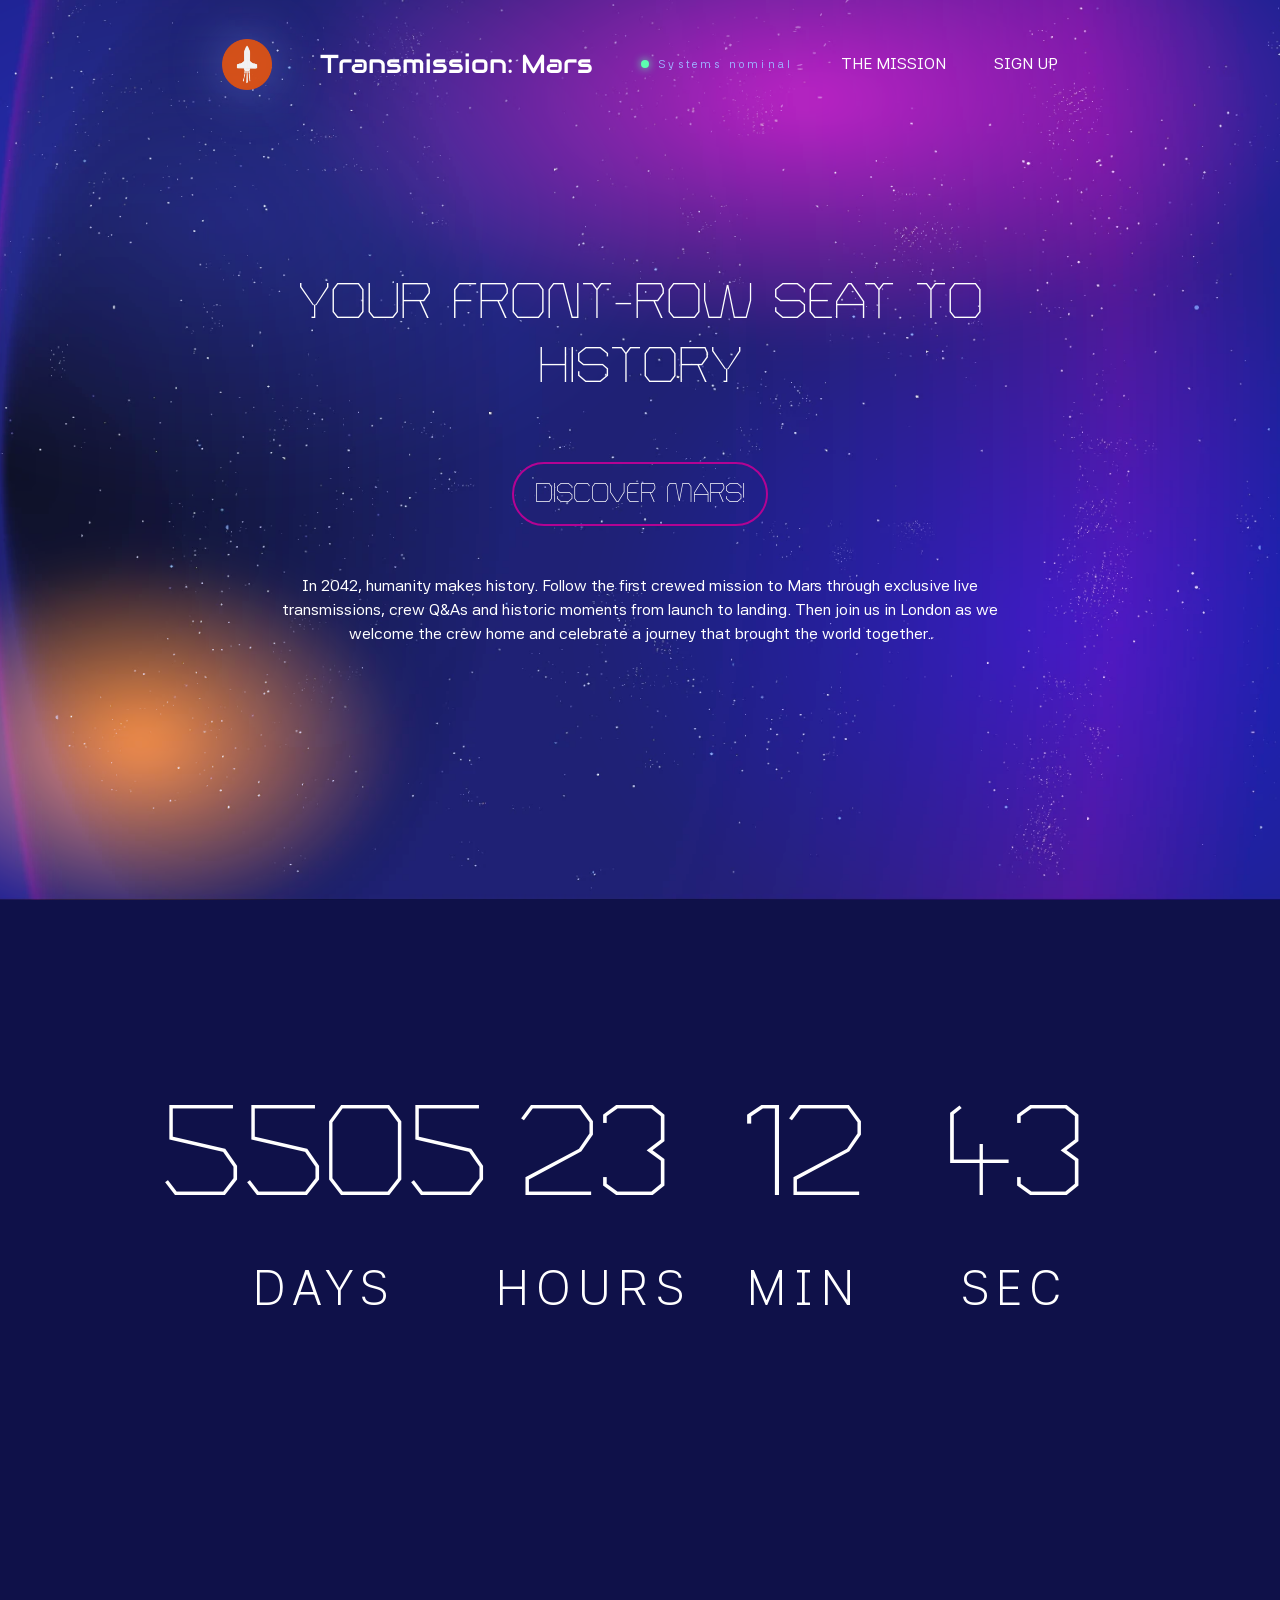
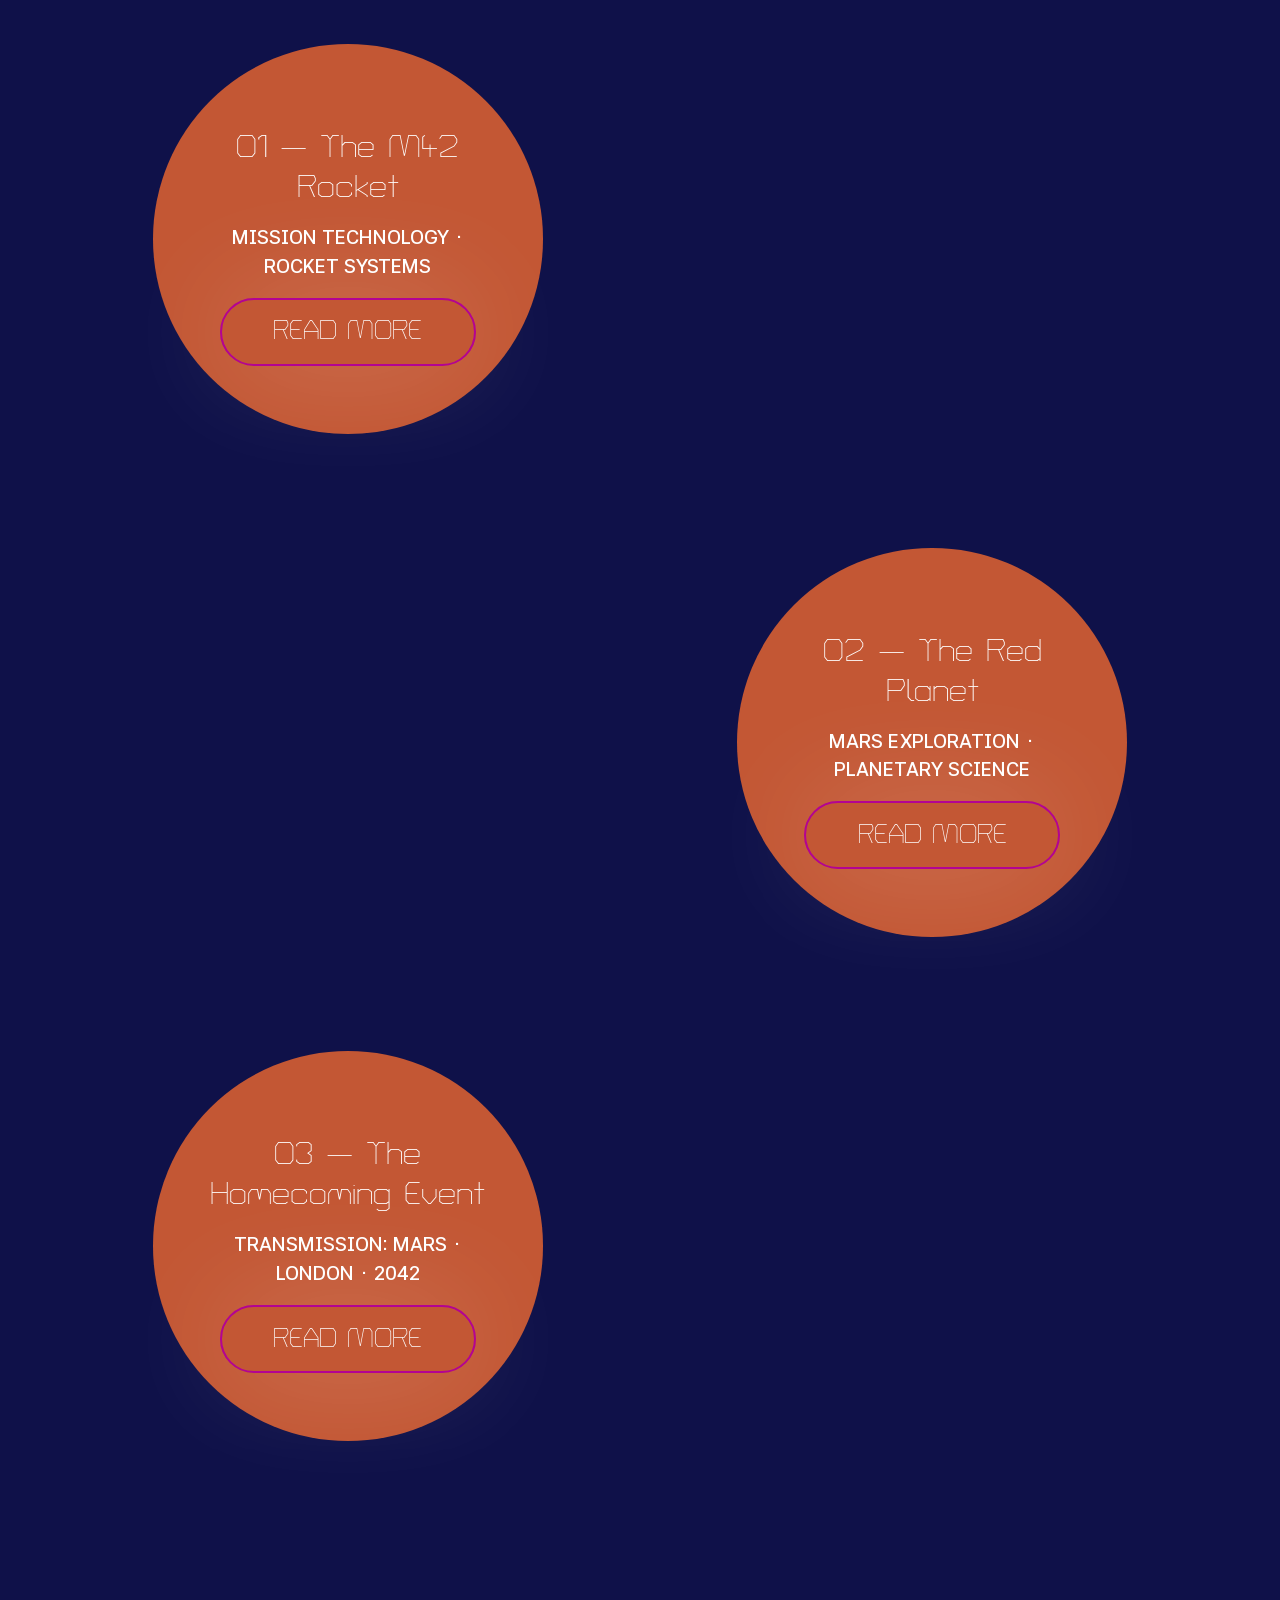
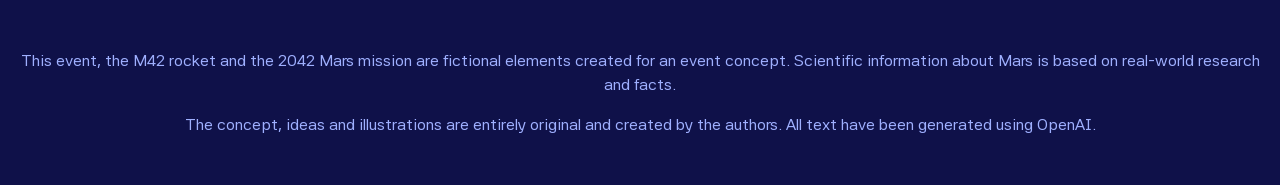
<file: index.html>
<!DOCTYPE html>
<html lang="en">

<head>
  <meta charset="UTF-8">
  <meta name="viewport" content="width=device-width, initial-scale=1.0">
  <meta name="robots" content="noindex">

  <link
    href="https://fonts.googleapis.com/css2?family=Audiowide&family=Turret+Road:wght@200;300;400;500;700;800&display=swap"
    rel="stylesheet">
  <link
    href="https://fonts.googleapis.com/css2?family=Asta+Sans:wght@300..800&family=Audiowide&family=Turret+Road:wght@200;300;400;500;700;800&display=swap"
    rel="stylesheet">

  <link href="https://fonts.googleapis.com/css2?family=Libre+Barcode+39+Text&display=swap" rel="stylesheet">


  <link rel="icon" href="./img/favicon/favicon.ico" />

  <title>Transmission: Mars</title>
  <link rel="stylesheet" href="./starter.css">
  <link rel="stylesheet" href="./style.css">
</head>

<body>

  <!-- Vi ligger baggrunden i hele body'en så den er konstant på hele indexet. Også når vi scroller ned. -->
  <div class="moving_background">
    <img class="baggrund" src="./img/stjernehimmel_index.webp" alt="">
    <!-- Giver to lag "tåge" over img. Der er ikke noget indhold - laget styles i css -->
    <div class="haze haze-1"></div>
    <div class="haze haze-2"></div>
  </div>

  <header class="site-header">
    <div class="header-content">
      <div class="logo">
        <a href="index.html">
          <img src="./img/logo.webp" alt="Transmission: Mars - Logo">
        </a>
      </div>
      <a href="./index.html" class="site-title">
        <h1>Transmission: Mars</h1>
      </a>

      <p class="status" aria-hidden="true">Systems nominal</p>

      <nav class="site-nav">
        <button type="button" popovertarget="menu" class="button" aria-label="MENU">☰</button>
        <ul id="menu" class="menu" popover>
          <li><a href="./svg.html">THE MISSION</a></li>
          <li><a href="./form.html">SIGN UP</a></li>
        </ul>
      </nav>
    </div>
  </header>

  <main>

    <div class="hero">
      <img class="hero-mars" src="./img/mars.svg" alt="Mars">
      <div class="hero-text">
        <h2>YOUR FRONT-ROW SEAT TO HISTORY</h2>
        <button class="btn" type="button">DISCOVER MARS!</button>
        <p>In 2042, humanity makes history. Follow the first crewed mission to Mars through exclusive live
          transmissions, crew Q&As and historic moments from launch to landing. Then join us in London as we welcome the
          crew home and celebrate a journey that brought the world together.</p>
      </div>
    </div>

    <section class="countdown">
      <div class="countdown-content">
        <div>
          <h2 id="dage">00</h2>
          <h3>Days</h3>
        </div>
        <div>
          <h2 id="timer">00</h2>
          <h3>Hours</h3>
        </div>
        <div>
          <h2 id="minutter">00</h2>
          <h3>Min</h3>
        </div>
        <div>
          <h2 id="sekunder">00</h2>
          <h3>Sec</h3>
        </div>
      </div>
    </section>


    <div class="article-section">

      <article class="card card1">
        <div class="rocket-info">
          <h2>01 — The M42 Rocket</h2>
          <h3>MISSION TECHNOLOGY · ROCKET SYSTEMS</h3>
          <button class="btn" popovertarget="rocket-details">
            READ MORE
          </button>
        </div>

        <div class="modal-popover" id="rocket-details" popover>
          <img src="./img/raket.svg" alt="The M42 Rocket">
          <div class="modal-content">
            <h2>The Rocket That Will Take Us to Mars</h2>
            <h3>Meet the M42 — the spacecraft designed to carry humanity across the final frontier and into history.
            </h3>
            <p>The Rocket M42 is the centrepiece of humanity’s most ambitious space mission to date. Designed for
              long-duration spaceflight, its advanced propulsion systems are built to carry the crew from Earth to Mars
              and
              back again.
              Every component has been engineered for reliability, efficiency and the challenges of deep space. From
              launch to
              landing, M42 will serve as both transport and lifeline for the crew.
              In 2042, the world will watch as the M42 leaves Earth behind — carrying the future of human exploration
              with
              it.</p>
            <button class="btn" popovertarget="rocket-details">
              CLOSE
            </button>
          </div>
        </div>
      </article>


      <article class="card card2">
        <div class="red-planet-info">
          <h2>02 — The Red Planet</h2>
          <h3>MARS EXPLORATION · PLANETARY SCIENCE</h3>
          <button class="btn" popovertarget="mars-details">
            READ MORE
          </button>
        </div>

        <div class="modal-popover" id="mars-details" popover>
          <img src="./img/mars.svg" alt="Mars - The Red Planet">
          <div class="modal-content">
            <h2>A World of Its Own</h2>
            <h3>A frozen desert, two mysterious moons and traces of an ancient world. There is more to Mars than meets
              the
              eye.</h3>
            <p>Mars is the fourth planet from the Sun, located around 228 million kilometres away. Its distinctive red
              colour comes from iron-rich dust and rocks covering the surface.

              A day on Mars lasts approximately 24 hours and 37 minutes, while a Martian year stretches across 687 Earth
              days. The planet is home to Olympus Mons, the largest known volcano in the solar system, and Valles
              Marineris, an enormous canyon system.

              Mars also has two small moons: Phobos and Deimos. Evidence suggests that liquid water once flowed across
              its
              surface, raising one of the biggest questions in science: could life ever have existed here?</p>
            <button class="btn" popovertarget="mars-details">
              CLOSE
            </button>
          </div>
        </div>
      </article>


      <article class="card card3">
        <div class="homecoming-event">
          <h2>03 — The Homecoming Event</h2>
          <h3>TRANSMISSION: MARS · LONDON · 2042</h3>
          <button class="btn" popovertarget="event-details">
            READ MORE
          </button>
        </div>

        <div class="modal-popover" id="event-details" popover>
          <img src="./img/logo.webp" alt="Transmission: Mars - Logo">
          <div class="modal-content">
            <h2>One Mission. One World. One Celebration.</h2>
            <h3>The mission may end in space, but the story continues on Earth. Be part of the homecoming in London.
            </h3>
            <p>When the crew returns from Mars, London becomes the meeting point for a historic celebration.
              Transmission:
              Mars invites space enthusiasts, dreamers and curious minds to come together and welcome the crew home.

              Expect a shared viewing of the historic landing, live coverage of the crew’s return and an opportunity to
              connect with people who have followed the mission from launch to touchdown.

              Whether you have watched every second or joined along the way, this is your chance to be part of the
              moment.

              We went to Mars together. Now, we meet on Earth.</p>
            <button class="btn" popovertarget="event-details">
              CLOSE
            </button>
          </div>
        </div>
      </article>
    </div>



    <audio id="soundtrack" src="./audio/mars_audio.mp3" loop preload="auto"></audio>


  </main>


  <footer class="site-footer">
    <div class="footer-content">
      <p>This event, the M42 rocket and the 2042 Mars mission are fictional elements created for an event concept.
        Scientific
        information about Mars is based on real-world research and facts.</p>
      <p>
        The concept, ideas and illustrations are entirely original and created by the authors.
        All text have been generated using OpenAI.
      </p>
    </div>
  </footer>

  <script src="./script.js"></script>

</body>

</html>
</file>
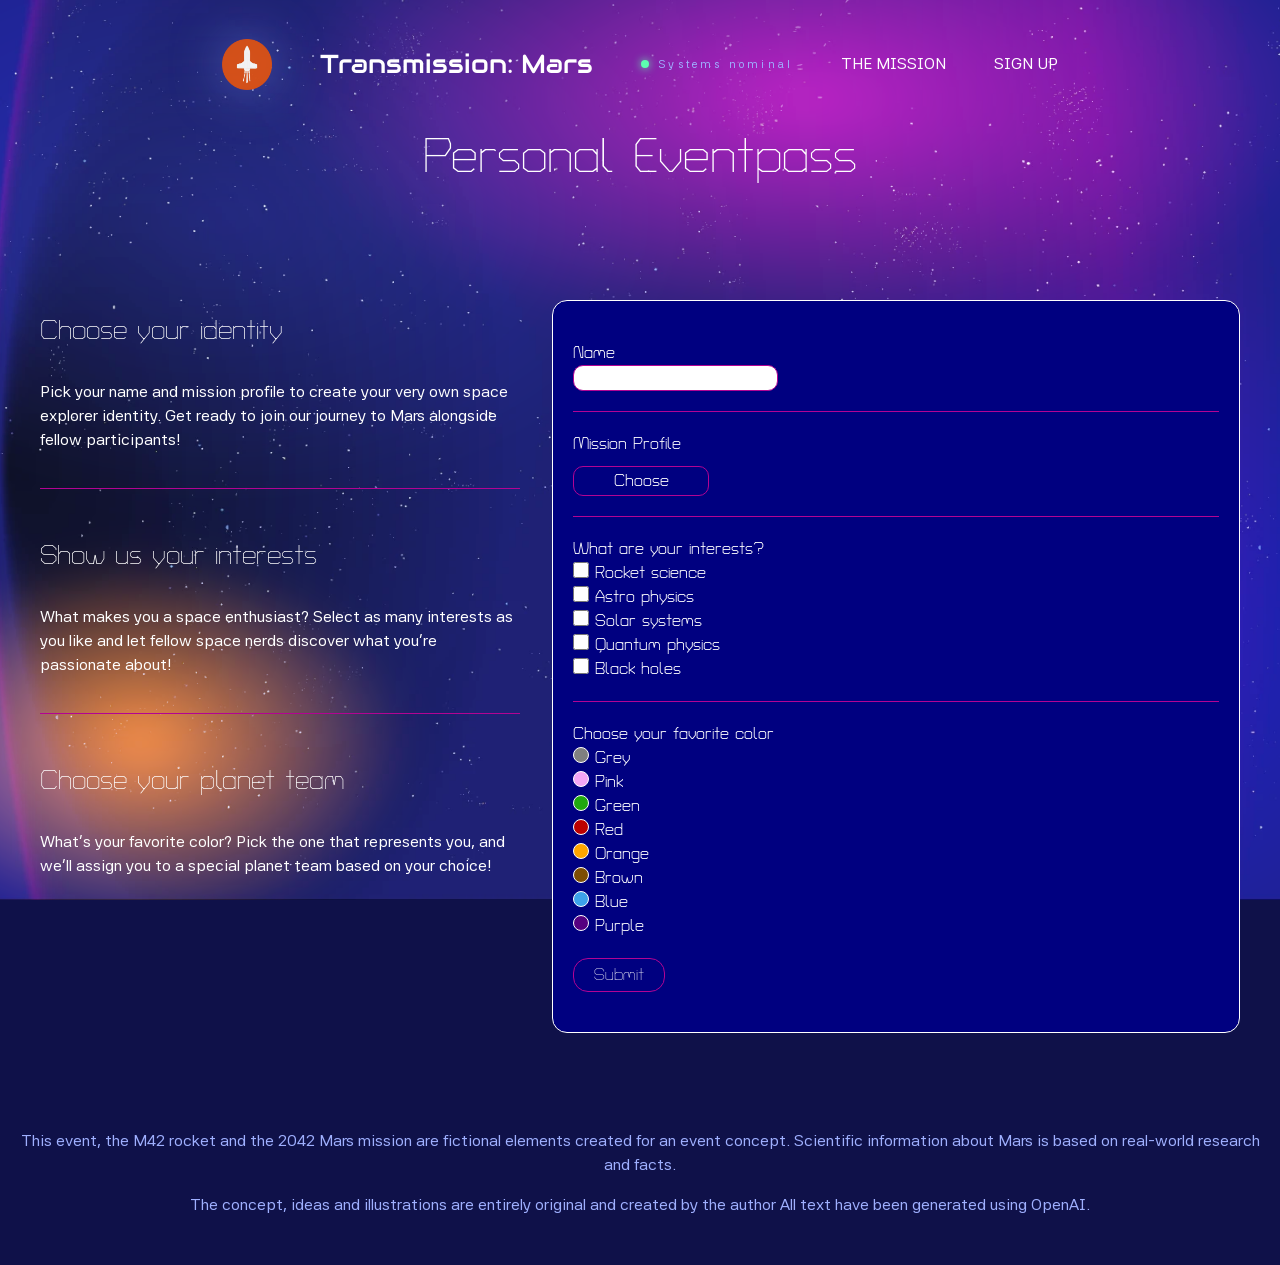
<file: form.html>
<!DOCTYPE html>
<html lang="en">

<head>
  <meta charset="UTF-8">
  <meta name="viewport" content="width=device-width, initial-scale=1.0">
  <meta name="robots" content="noindex">

  <link
    href="https://fonts.googleapis.com/css2?family=Audiowide&family=Turret+Road:wght@200;300;400;500;700;800&display=swap"
    rel="stylesheet">
  <link
    href="https://fonts.googleapis.com/css2?family=Asta+Sans:wght@300..800&family=Audiowide&family=Turret+Road:wght@200;300;400;500;700;800&display=swap"
    rel="stylesheet">

  <link href="https://fonts.googleapis.com/css2?family=Libre+Barcode+39+Text&display=swap" rel="stylesheet">


  <link rel="icon" href="./img/favicon/favicon.ico" />

  <title>Transmission: Mars</title>
  <link rel="stylesheet" href="./starter.css">
  <link rel="stylesheet" href="./style.css">
</head>

<body>

  <!-- Vi ligger baggrunden i hele body'en så den er konstant på hele indexet. Også når vi scroller ned. -->
  <div class="moving_background">
    <img class="baggrund" src="./img/stjernehimmel_index.webp" alt="">
    <!-- Giver to lag "tåge" over img. Der er ikke noget indhold - laget styles i css -->
    <div class="haze haze-1"></div>
    <div class="haze haze-2"></div>
  </div>


  <header class="site-header">
    <div class="header-content">
      <div class="logo">
        <a href="index.html">
          <img src="./img/logo.webp" alt="Transmission: Mars - Logo">
        </a>
      </div>
      <a href="./index.html" class="site-title">
        <h1>Transmission: Mars</h1>
      </a>

      <p class="status" aria-hidden="true">Systems nominal</p>

      <nav class="site-nav">
        <button type="button" popovertarget="menu" class="button" aria-label="MENU">☰</button>
        <ul id="menu" class="menu" popover>
          <li><a href="./svg.html">THE MISSION</a></li>
          <li><a href="./form.html">SIGN UP</a></li>
        </ul>
      </nav>
    </div>
  </header>


  <main>

    <h2 class="form-h2">Personal Eventpass</h2>

    <section class="form-page">
      <header class="form-intro">
        <h2>Choose your identity</h2>
        <p>Pick your name and mission profile to create your very own space explorer identity. Get ready to join our
          journey to Mars alongside fellow participants!</p>

        <hr>

        <h2>Show us your interests</h2>
        <p>What makes you a space enthusiast? Select as many interests as you like and let fellow space nerds discover
          what you're passionate about!</p>

        <hr>
        <h2>Choose your planet team</h2>
        <p>What's your favorite color? Pick the one that represents you, and we'll assign you to a special planet team
          based on your choice!</p>
      </header>

      <section>
        <!-- Indsæt navn -->
        <form class="form-placeholder" action="./opsamling.html">
          <div class="form-group">
            <label for="name">Name</label>
            <input type="text" id="name" name="name" required>
          </div>
          <hr>
          <!-- Indsæt Mission profile dropdown-menu: SELECT -->

          <label for="mission-profile">Mission Profile</label>
          <select id="mission-profile" name="profile">
            <option value="">Choose</option>
            <option value="commander">Commander</option>
            <option value="mission-specialist">Mission Specialist</option>
            <option value="pilot">Pilot</option>
            <option value="astronaut">Astronaut</option>
            <option value="capcom">CAPCOM</option>
          </select>

          <hr> <!-- CHECKBOX, lavet som øvelse 13-->
          <div class="form-group">
            <fieldset>
              <legend>What are your interests?</legend>
              <label for="rocket-science">
                <input id="rocket-science" name="interest" type="checkbox" value="Rocket science">
                Rocket science
              </label>
              <label for="astro-physics">
                <input id="astro-physics" name="interest" type="checkbox" value="Astro physics">
                Astro physics
              </label>
              <label for="solar-systems">
                <input id="solar-systems" name="interest" type="checkbox" value="Solar systems">
                Solar systems
              </label>
              <label for="quantum-physics">
                <input id="quantum-physics" name="interest" type="checkbox" value="Quantum physics">
                Quantum physics
              </label>
              <label for="black-holes">
                <input id="black-holes" name="interest" type="checkbox" value="Black holes">
                Black holes
              </label>
            </fieldset>
          </div>
          <hr>

          <!-- Radio FARVER -->
          <div class=" form-group">
            <fieldset class="radiocolors">
              <legend>Choose your favorite color</legend>
              <label for="grey">
                <input type="radio" id="grey" name="color" value="grey" required>
                Grey
              </label>
              <label for="pink">
                <input type="radio" id="pink" name="color" value="pink" required>
                Pink
              </label>
              <label for="green">
                <input type="radio" id="green" name="color" value="green" required>
                Green
              </label>
              <label for="red">
                <input type="radio" id="red" name="color" value="red" required>
                Red
              </label>
              <label for="orange">
                <input type="radio" id="orange" name="color" value="orange" required>
                Orange
              </label>
              <label for="brown">
                <input type="radio" id="brown" name="color" value="brown" required>
                Brown
              </label>
              <label for="blue">
                <input type="radio" id="blue" name="color" value="blue" required>
                Blue
              </label>
              <label for="purple">
                <input type="radio" id="purple" name="color" value="purple" required>
                Purple
              </label>
            </fieldset>
          </div>

          <div class="form-group">
            <button class="submit" type="submit">Submit </button>
          </div>

        </form>
      </section>

    </section>


  </main>

  <footer class="site-footer">
    <div class="footer-content">
      <p>This event, the M42 rocket and the 2042 Mars mission are fictional elements created for an event concept.
        Scientific
        information about Mars is based on real-world research and facts.</p>
      <p>
        The concept, ideas and illustrations are entirely original and created by the author
        All text have been generated using OpenAI.
      </p>
    </div>
  </footer>
  <script src="./script.js"></script>
</body>

</html>
</file>
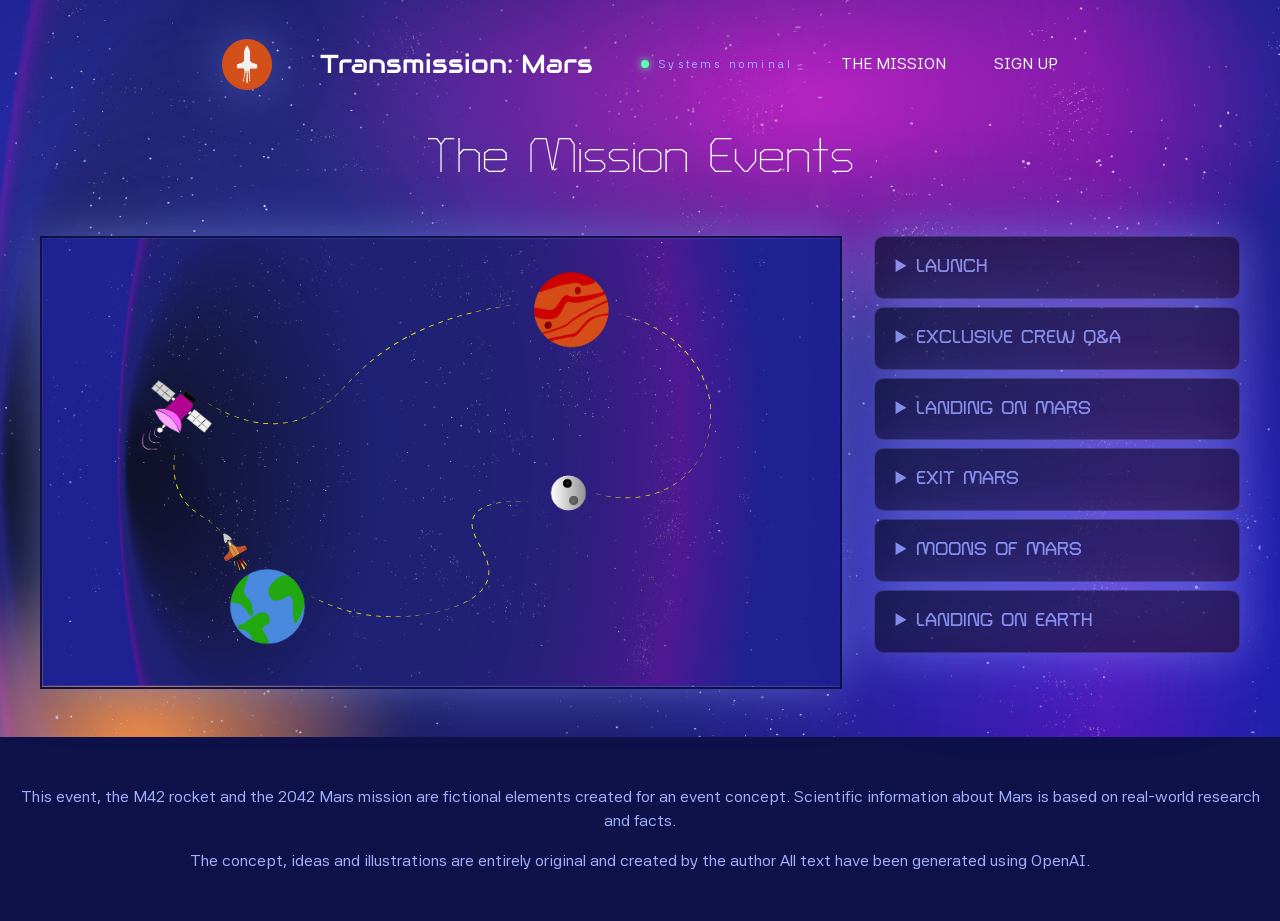
<file: svg.html>
<!DOCTYPE html>
<html lang="en">

<head>
  <meta charset="UTF-8">
  <meta name="viewport" content="width=device-width, initial-scale=1.0">
  <meta name="robots" content="noindex">

  <link
    href="https://fonts.googleapis.com/css2?family=Audiowide&family=Turret+Road:wght@200;300;400;500;700;800&display=swap"
    rel="stylesheet">
  <link
    href="https://fonts.googleapis.com/css2?family=Asta+Sans:wght@300..800&family=Audiowide&family=Turret+Road:wght@200;300;400;500;700;800&display=swap"
    rel="stylesheet">

  <link href="https://fonts.googleapis.com/css2?family=Libre+Barcode+39+Text&display=swap" rel="stylesheet">


  <link rel="icon" href="./img/favicon/favicon.ico" />

  <title>Transmission: Mars</title>
  <link rel="stylesheet" href="./starter.css">
  <link rel="stylesheet" href="./style.css">
</head>

<body>

  <!-- Vi ligger baggrunden i hele body'en så den er konstant på hele indexet. Også når vi scroller ned. -->
  <div class="moving_background">
    <img class="baggrund" src="./img/stjernehimmel_index.webp" alt="">
    <!-- Giver to lag "tåge" over img. Der er ikke noget indhold - laget styles i css -->
    <div class="haze haze-1"></div>
    <div class="haze haze-2"></div>
  </div>


  <header class="site-header">
    <div class="header-content">
      <div class="logo">
        <a href="index.html">
          <img src="./img/logo.webp" alt="Transmission: Mars - Logo">
        </a>
      </div>
      <a href="./index.html" class="site-title">
        <h1>Transmission: Mars</h1>
      </a>

      <p class="status" aria-hidden="true">Systems nominal</p>

      <nav class="site-nav">
        <button type="button" popovertarget="menu" class="button" aria-label="MENU">☰</button>
        <ul id="menu" class="menu" popover>
          <li><a href="./svg.html">THE MISSION</a></li>
          <li><a href="./form.html">SIGN UP</a></li>
        </ul>
      </nav>
    </div>
  </header>
  <main>
    <section class="svg-page">

      <h2>The Mission Events</h2>

      <section class="svg-layout">
        <div class="svg-placeholder">
          <svg class="svg-space" viewBox="0 0 1920 1080">
            <use href="./space.svg#Sky"></use>
            <use href="./space.svg#Path"></use>
            <use class="rocket" href="./space.svg#Rocket"></use>
          </svg>
        </div>

        <article class="svg-panel">

          <div class="accordion">
            <details class="accordion-item" name="accordion" data-position="launch" id="details-launch">
              <summary>Launch</summary>
              <div>Witness the historic liftoff as humanity begins its journey to Mars.</div>
            </details>
            <details class="accordion-item" name="accordion" data-position="crew-qa" id="details-crew">
              <summary>Exclusive Crew Q&A</summary>
              <div>Get exclusive insights and ask questions directly to the crew.</div>
            </details>
            <details class="accordion-item" name="accordion" data-position="mars-landing" id="details-mars">
              <summary>Landing on Mars</summary>
              <div>Experience the historic moment humanity first sets foot on Mars. Live.</div>
            </details>
            <details class="accordion-item" name="accordion" data-position="exit-mars" id="details-exit">
              <summary>Exit Mars</summary>
              <div>Follow the historic exit of Mars - the crew will start their travel back to earth.</div>
            </details>
            <details class="accordion-item" name="accordion" data-position="mars-moons" id="details-moons">
              <summary>Moons of Mars</summary>
              <div>Explore Phobos and Deimos in an exclusive live webinar.</div>
            </details>
            <details class="accordion-item" name="accordion" data-position="earth-landing" id="details-earth">
              <summary>Landing on Earth</summary>
              <div>Join fellow space enthusiasts in London to celebrate humanity's historic return at an exclusive
                in-person community event.</div>
            </details>
          </div>
        </article>
      </section>
    </section>

  </main>


  <footer class="site-footer">
    <div class="footer-content">
      <p>This event, the M42 rocket and the 2042 Mars mission are fictional elements created for an event concept.
        Scientific
        information about Mars is based on real-world research and facts.</p>
      <p>
        The concept, ideas and illustrations are entirely original and created by the author
        All text have been generated using OpenAI.
      </p>
    </div>
  </footer>
  <script src="./script.js"></script>
</body>

</html>
</file>
<file: starter.css>
*,
::before,
::after {
  box-sizing: border-box;
  margin: 0;
  padding: 0;
}
html {
  interpolate-size: allow-keywords;
  font-family: system-ui, sans-serif;
  line-height: 1.5;
  -webkit-font-smoothing: antialiased;
}
h1,
h2 {
  line-height: 1.25;
}
p,
li {
  text-wrap: pretty;
}
img,
svg {
  display: block;
  width: 100%;
  height: auto;
}
label {
  display: block;
}
/* FORMSIDE KNAP */
input,
button,
textarea,
select {
  font: inherit;
  color: var(--color-text);
  background-color: transparent;
  font-size: max(1em, 16px);
  padding: 0;
  margin: 0;
  font-family: "Turret Road", sans-serif;
}
button {
  transition-duration: 0.4s;
  border-radius: 15px;
}
button:hover {
  background-color: var(--color-surface);
}
input#name {
  border-radius: 15px;
  background-color: var(--color-text);
  border: solid 1.4px var(--color-accent);
  color: var(--color-page);
  border-radius: 10px;
}

input#name:hover {
  cursor: pointer;
}
input:where([type="checkbox"], [type="radio"]) {
  width: 1em;
  height: 1em;
}
textarea {
  resize: none;
  min-height: 4lh;
}
legend {
  padding: 0;
}
select,
::picker(select) {
  appearance: base-select;
}
[popover] {
  margin: revert;
}
dialog {
  overscroll-behavior: none;
  &::backdrop {
    overflow: hidden;
    overscroll-behavior: contain;
  }
}
.visually-hidden {
  position: absolute;
  width: 1px;
  height: 1px;
  overflow: hidden;
  white-space: nowrap;
  clip-path: inset(100%);
}
</file>
<file: style.css>
/******************* Global transition *******************/
@view-transition {
  navigation: auto;
}

/******************* Variabler *******************/
html {
  --color-page: #0f1149;
  --color-surface: #c35734;
  --color-text: #ffffff;
  --color-accent: #b30393;
  --color-border: #000080;
  --color-lightblue: #9fb0ff;
  --colour-gradient: linear-gradient(
    160deg,
    #0b0d2e 0%,
    #1a1040 55%,
    #2b0f3a 100%
  );
  --color-muted: #ffffff33;
  --space-05: 0.5rem;
  --space-1: 1rem;
  --space-2: 2rem;
  --space-3: 3rem;

  background: var(--color-page);
  color: var(--color-text);

  overflow-x: hidden; /*** gør at man ikke kan scrolle vandret ***/

  a,
  button {
    cursor: pointer;
  }

  cursor: url(./img/pil/pil.png), auto;
}

/******************* Globalt layout *******************/

body {
  margin: 0;
  min-height: 100svh;
  display: grid;
  grid-template-rows: auto 1fr auto;
  grid-template-columns: minmax(1rlh, 1fr) minmax(0, 75rem) minmax(1rlh, 1fr);
}

h1,
h2,
h3,
p {
  margin: 0;
}

main {
  color: var(--color-page);
  display: grid;
  grid-template-columns: inherit;
  grid-column: 1 / -1;
  align-content: start;
}

main > * {
  grid-column: 2;
  padding-block: var(--space-3);
}

.opsamling-page {
  display: grid;
  gap: var(--space-2);
  align-items: start;

  @media (width > 800px) {
    grid-template-columns: minmax(0, 44ch) minmax(20rem, 1fr);
  }
}

.opsamling-intro {
  display: grid;
  gap: var(--space-1);
  max-width: 60ch;
}

.opsamling-intro p {
  color: var(--color-muted);
}

.error-page {
  display: grid;
  gap: var(--space-1);
  max-width: 60ch;
}

.error-page p {
  color: var(--color-muted);
}

/******************* Footer *******************/

.site-footer {
  grid-column: 1 / -1;
  display: grid;
  grid-template-columns: inherit;
  display: block;
}

.footer-content {
  grid-column: 2;
  background-color: var(--color-page);
}

.footer-content {
  padding-block: var(--space-3);
  display: grid;
  justify-content: center;
  gap: var(--space-1);
  font-size: 0.8rem;
  text-align: center;
}

.footer-content p {
  color: var(--color-lightblue);
}

/******************* Navigation *******************/

.site-header {
  position: absolute;
  width: 90%;
  justify-self: center;
  margin: 2rem 0;
  grid-column: 1 / -1;
  display: grid;
  z-index: 4;
}

.header-content {
  min-height: 4rem;
  display: flex;
  justify-content: center;
  align-items: center;
  gap: var(--space-3);
  text-align: center;
}

.logo {
  width: 50px;
  height: 50px;
  cursor: pointer;
}

.logo img {
  display: block;
  width: 100%;
  height: auto;
  filter: drop-shadow(0 0 25px rgba(140, 160, 255, 0.5));
}

/* statuslinje med blinkende lampe */
.status {
  display: none;
  align-items: center;
  gap: 0.6rem;
  margin: 0;
  font-size: 0.7rem;
  letter-spacing: 0.2rem;
  color: var(--color-lightblue);
}

.status::before {
  content: "";
  width: 0.5rem;
  height: 0.5rem;
  border-radius: 50%;
  background: #5dffb0;
  box-shadow: 0 0 8px #5dffb0;
  animation: blink 2s ease-in-out infinite;
}

@keyframes blink {
  50% {
    opacity: 0.3;
  }
}

@media (prefers-reduced-motion: reduce) {
  .status::before {
    animation: none;
  }
}

@media (width > 800px) {
  .status {
    display: flex;
  }
}

.site-nav button {
  padding: 0.2rem 1rem;
  border: 2px var(--color-page);
  border-radius: 1rem;
  background: var(--colour-gradient);
  @media (width > 600px) {
    display: none;
  }
}

.menu {
  margin: 0;
  padding: var(--space-2);
  list-style: none;
  display: none;

  /*** mobil: centreret popup på 70% ***/
  &:popover-open {
    display: grid;
    gap: var(--space-1);
    position: fixed;
    inset: 0;
    margin: auto;
    width: 70%;
    height: fit-content;
    background: var(--colour-gradient);
    border: 1px solid var(--color-lightblue);
    border-radius: 20px;
    text-align: center;
    box-shadow: 0 0 120px var(--color-muted);
  }

  /*** blur på baggrunden */
  &::backdrop {
    background: rgba(3, 4, 20, 0.5);
    backdrop-filter: blur(6px);
  }

  @media (width > 600px) {
    /**** desktop: altid synlig, vandret i navigationen ****/
    position: static;
    display: flex;
    gap: var(--space-3);
    padding: 0;
    background: none;
    border: none;
    box-shadow: none;
  }
}

.site-nav a:hover {
  color: var(--color-lightblue);
}

.site-title h1:hover {
  color: var(--color-lightblue);
}

/******************* Flader *******************/
.panel,
.opsamling-placeholder {
  background: var(--color-page);
  border: 1px solid var(--color-border);
}

.panel {
  padding: var(--space-1);
  display: grid;
  gap: var(--space-1);
}

.opsamling-placeholder {
  min-height: -webkit-fill-available;
  min-height: stretch;
}

/******************* Knap/link *******************/
.button {
  justify-self: start;
  display: inline-block;
  background: var(--color-surface);
  color: var(--color-text);
}

.cta {
  .button {
    justify-self: start;
    display: inline-block;
    border: 2px solid var(--color-border);
    background: var(--color-surface);
    color: var(--color-text);
    text-decoration: none;
  }
}

.btn {
  background: transparent;
  color: var(--color-text);
  border: 2px solid var(--color-accent);
  border-radius: 2rem;
  width: 16rem;
  padding: 0.7rem 1rem;
  font-size: 1.6rem;
  text-transform: uppercase;
}

.btn:hover {
  background: var(--color-accent);
  color: var(--color-text);
}
/******************* Stjernehimlen *******************/

.moving_background {
  position: fixed; /*** gør at billedet er fastlåst når vi scroller ***/
  inset: 0; /*** får elementet til atfylde hele siden ud ***/
  z-index: -1;
  overflow: hidden; /*** sørger for at skjule det der stikker ud når billedet bevæger sig ***/
}

.baggrund {
  width: 100%;
  height: 100%;
  object-fit: cover; /*** fylder billedet helt ud - er den overflødig?? ***/
  animation: morph 17s ease-in-out infinite alternate;
}

/*** Morph-effekten ***/
@keyframes morph {
  from {
    transform: scale(1.15) translate(0, 0); /*** starter her: billede 15% større ***/
  }
  to {
    transform: scale(1.3) translate(-2%, 1.5%); /*** slutter her: gør billede 30% større - lidt til venstre og op ***/
  }
}

/*** Haze / tåge-effekten ***/

/* Fælles regler for begge tåge-lag */
.haze {
  position: absolute; /*** gør at tågen kommer oven på vores stjenebillede ***/
  inset: -15%; /*** minus 15 fortæller at den sidder 15% undefor 'parenten' - og gør altså at man ikke ser kanterne ***/
  mix-blend-mode: screen; /*** blander lyst oven på mørkt, så det ligner glød/tåge ***/
  filter: blur(20px); /*** gør skyerne bløde, så de ligner tåge ***/
}

/* Lag 1: blålige skyer.
   Størrelse - position - farver - og tones ud når den når angivet procent*/
.haze-1 {
  background:
    radial-gradient(40% 35% at 25% 30%, #0f1149, transparent 70%),
    radial-gradient(35% 40% at 75% 65%, #000080, transparent 80%);
  animation: drift-1 60s ease-in-out infinite alternate;
}

/* Lag 2: orange og pink skyer.    
Samme som haze-1: Størrelse - position - farver - og tones ud når den når angivet procent*/
.haze-2 {
  background:
    radial-gradient(45% 30% at 60% 20%, #b30393, transparent 70%),
    radial-gradient(20% 20% at 20% 75%, #ff8800, transparent 80%);
  animation: drift-2 40s ease-in-out infinite alternate;
}

/* Lagenes bevælgese - de driver modsat af hianden */
@keyframes drift-1 {
  from {
    transform: translate(-6%, -4%) scale(1);
    opacity: 0.3;
  }
  to {
    transform: translate(6%, 5%) scale(1.2);
    opacity: 0.4;
  }
}

/* Lag 2 driver modsat vej */
@keyframes drift-2 {
  from {
    transform: translate(5%, 4%) scale(1.2);
    opacity: 1;
  }
  to {
    transform: translate(-5%, -6%) scale(1);
    opacity: 0.5;
  }
}

/******************* Tekst og Fonte *******************/

h1 {
  font-family: "Audiowide", sans-serif;
  font-weight: 200;
  font-size: 1.6rem;
  color: var(--color-text);
}

button {
  font-family: "Turret Road", sans-serif;
  font-weight: 200;
  font-style: normal;
}

h2 {
  font-family: "Turret Road", sans-serif;
  font-weight: 200;
  font-size: 3rem;
  font-style: normal;
  color: var(--color-text);
  /* margin: var(--space-1); */
  margin-top: var(--space-1);
  margin-bottom: var(--space-1);
}

h3 {
  font-family: "Asta Sans", sans-serif;
  font-weight: 600;
  font-size: 1.2rem;
  color: var(--color-text);
  /* margin: var(--space-1); */
}

p {
  font-family: "Asta Sans", sans-serif;
  font-weight: 400;
  font-size: 1rem;
  color: var(--color-text);
}

a {
  font-family: "Asta Sans", sans-serif;
  font-weight: 400;
  color: var(--color-text);
  font-style: normal;
  font-size: 1rem;
  text-decoration: none;
}

/******************* Hero *******************/

.hero {
  position: relative;
  min-height: 100vh; /* vh = viewport height. 100vh betyder 100% af skærmens højde */
  width: 100%;
  display: grid;
  place-items: center;
  overflow: hidden;
  text-align: center;
  color: var(--color-text);
}

.hero h2 {
  font-size: 3.2rem;
}

.hero-mars {
  position: absolute;
  width: 1px;
  scale: 0.2;
  transition: scale 6s ease-in;
  animation: rotate 20s linear infinite;
}

@keyframes rotate {
  from {
    rotate: 0deg;
  }
  to {
    rotate: 360deg;
  }
}

.hero-text {
  position: relative;
  display: grid;
  justify-items: center;
  gap: var(--space-3);
  transition: opacity 1.5s;
  width: 60%;
}

.hero.started .hero-mars {
  scale: 400;
}

.hero.started .hero-text {
  opacity: 0;
  pointer-events: none;
}

/******************* Countdown *******************/

.countdown {
  grid-column: 1 / -1; /* baggrunden går helt ud i kanten - full bleed opgavekrav*/
  display: grid;
  padding: 10rem;
  grid-template-columns: subgrid; /* arver forælderens kolonner */
  background-color: color-mix(
    var(--color-page) 50%,
    transparent
  ); /*** color-mix gør at vi kan give det transperente lag på samme tid som farven.. så behøver vi ikke at kode baggrund og tekst i hver deres div***/
}

.countdown-content {
  grid-column: 1 /-1; /* gør at indholdet bliver i midterkolonnen */
  display: grid;
  grid-template-columns: repeat(4, 1fr);
  text-align: center;
  justify-content: center;
}

.countdown h2 {
  font-weight: 200;
  font-size: 4.2rem;
  @media (width > 800px) {
    font-size: 8rem;
  }
}

.countdown h3 {
  margin-top: 0.5rem;
  color: var(--color-text);
  font-weight: 300;
  letter-spacing: 0.15em;
  text-transform: uppercase;
  @media (width > 800px) {
    font-size: 3rem;
  }
}

/******************* Article Section - Runde Bokse *******************/

.article-section {
  display: grid;
  grid-template-columns: repeat(5, 1fr);
  grid-template-rows: repeat(3, 1fr);
  gap: 50px;
  margin: 5rem 0;
}

@media (max-width: 800px) {
  .article-section {
    grid-template-columns: 1fr;
    grid-template-rows: none;
  }

  .article-section .card1,
  .article-section .card2,
  .article-section .card3 {
    grid-column: 1;
    grid-row: auto;
    justify-self: center;
  }
}

.card {
  background-color: var(--color-surface);
  aspect-ratio: 1 / 1;
  border-radius: 50%;
  display: flex;
  flex-direction: column; /*** giver rækkefølgen overskrift, undertitel og knap */
  align-items: center; /*** sætter flot i midten **/
  justify-content: center; /*** sætter flot i midten **/
  text-align: center; /*** sætter flot i midten **/
  padding: 3rem;
}

.card h2 {
  font-size: 2rem;
}

.article-section .btn {
  border: 2px solid var(--color-accent);
  border-radius: 999px;
  padding: 0.5em 1.5em;
  box-shadow: 0 0 120px var(--color-muted);
  margin-top: 1rem;
}

.article-section .btn:hover {
  color: var(--color-text);
  background-color: var(--color-accent);
  box-shadow: 0 0 120px var(--color-muted);
}

.card1 {
  grid-column: 2;
  grid-row: 1;
  margin: 2rem;
}

.card2 {
  grid-column: 4;
  grid-row: 2;
  margin: 2rem;
}

.card3 {
  grid-column: 2;
  grid-row: 3;
  margin: 2rem;
}

.card {
  animation: drift 14s ease-in-out infinite both;
  box-shadow: 0 0 45px var(--color-page) (255, 255, 255, 0.08);
}

/* .card:hover {
  /* animation-play-state: paused; */
/* }

@keyframes drift {
  0%,
  100% {
    transform: translate(0, 0) rotate(0deg);
  }
  33% {
    transform: translate(4px, -10px) rotate(1.4deg);
  }
  66% {
    transform: translate(-5px, -7px) rotate(-0.9deg);
  }
} */

/******************* Animations / card1, card2, card3 *******************/

@keyframes scale {
  from {
    scale: 100%;
  }
  50% {
    scale: 120%;
  }
  100% {
    scale: 80%;
  }
}

.card1 {
  inset-block-start: 1vh;
  animation: scale 4s ease;
  transform-origin: 0 70%;
  animation-timeline: view();

  animation-fill-mode: both;
}

.card2 {
  inset-block-start: 1vh;
  animation: scale 4s ease;
  transform-origin: 0 70%;
  animation-timeline: view();

  animation-fill-mode: both;
}

.card3 {
  inset-block-start: 1vh;
  animation: scale 4s ease;
  transform-origin: 0 70%;
  animation-timeline: view();

  animation-fill-mode: both;
}

/******************* Modal / popover *******************/

.modal-popover {
  width: 90vw;
  max-height: 90vh;
  overflow-y: auto; /** gør modalvinduet scrollbar **/
  margin: auto; /*** centrerer vores popover ***/
  border: 1px solid var(--color-lightblue);
  border-radius: 20px;
  color: var(--color-text);
  text-align: left; /**** så teksten står pænt fra venstre mod højre i dens grid ****/
  background: var(--colour-gradient);
  box-shadow: 0 0 120px var(--color-muted);
}

.modal-popover:popover-open {
  display: grid;
  grid-template-columns: 1fr 1.2fr;
  align-items: center;
  gap: 2rem;
  padding: 2rem;
}

/*** det her giver backdrop effekt til modalen så sitet bagved gøres "mørkere" ***/
.modal-popover::backdrop {
  background: rgba(3, 4, 20, 0.75);
  backdrop-filter: blur(6px);
}

.modal-popover img {
  width: 100%;
  height: auto;
  max-height: 60vh;
  object-fit: contain;
  filter: drop-shadow(0 0 25px rgba(140, 160, 255, 0.5));
}

.modal-content h2 {
  font-size: 2rem;
}

.modal-content h3 {
  font-size: 0.85rem;
  font-weight: 400;
  letter-spacing: 0.1rem;
  text-transform: uppercase;
  color: var(--color-lightblue);
  margin-bottom: 1.2rem;
}

.modal-content p {
  font-size: 0.95rem;
  line-height: 1.5;
  color: var(--color-text);
  margin-bottom: 1.5rem;
}

/**** blød animation ind ****/
.modal-popover {
  transition:
    opacity 0.5s ease,
    transform 0.5s ease;
}

.modal-popover::backdrop {
  transition: opacity 0.4s ease;
}

@starting-style {
  .modal-popover:popover-open {
    opacity: 0;
    transform: translateY(20px) scale(0.9);
  }

  .modal-popover:popover-open::backdrop {
    opacity: 0;
  }
}

/*** mobil styling: billedet ligger over tekst ***/
@media (max-width: 800px) {
  .modal-popover:popover-open {
    grid-template-columns: 1fr;
    padding: 1.5rem;
  }

  .modal-popover img {
    max-height: 30vh;
  }
}

/******************* SVG - bevæger sig på linje - lært af Mikkel i undervisning *******************/

/* .rocket {
  transition: translate 4s ease-in-out;
  translate: var(--x, 0px) var(--y, 0px);
}

.svg-space[data-position="launch"] .rocket {
  --x: 0px;
  --y: 0px;
}
.svg-space[data-position="crew-qa"] .rocket {
  --x: -137px;
  --y: -245px;
}
.svg-space[data-position="mars-landing"] .rocket {
  --x: 738px;
  --y: -598px;
}
.svg-space[data-position="exit-mars"] .rocket {
  --x: 931px;
  --y: -572px;
}
.svg-space[data-position="mars-moons"] .rocket {
  --x: 798px;
  --y: -163px;
}
.svg-space[data-position="earth-landing"] .rocket {
  --x: 108px;
  --y: 95px;
} */

/******************* SVG - bevæger sig på kurven - fået AI til at udregne alle punkter på kurven *******************/

/****  Hvis den skal virke skal alt CSS oven over været udkommenteret! AI-bottens udregning bruger ikke CSS ***/

/******************* SVG-site *******************/

.svg-page {
  display: grid;
  gap: var(--space-2);
}

.svg-page h2 {
  text-align: center;
  margin-top: 5rem;
}

.svg-intro {
  display: grid;
  gap: var(--space-1);
  max-width: 70ch;
}

.svg-intro p {
  color: var(--color-text);
}

.svg-layout {
  display: grid;
  gap: var(--space-2);
  align-items: start;
  filter: drop-shadow(0 0 25px rgba(140, 160, 255, 0.5));

  @media (width > 800px) {
    grid-template-columns: 1fr min(40%, 36ch);
  }
}

.svg-placeholder {
  border: 2px solid var(--color-page);
}

.accordion {
  display: grid;
  gap: var(--space-05);
}

.accordion-item {
  background: var(--colour-gradient);
  opacity: 70%;
  border: 1px solid rgba(159, 176, 255, 0.25);
  border-radius: 0.6rem;
  box-shadow:
    0 0 40px rgba(120, 140, 255, 0.25),
    0 0 120px rgba(120, 140, 255, 0.15);
  color: var(--color-text);
  font-size: 1rem;
  padding-left: 5px;
}

.accordion-item:hover {
  transform: translateX(6px);
  background-color: var(--color-accent);
  opacity: 90%;
  cursor: pointer;
}

summary {
  font-family: "Turret Road", sans-serif;
  font-weight: 600;
  font-size: 1.2rem;
  font-style: normal;
  text-transform: uppercase;
  margin: var(--space-1);
  color: var(--color-lightblue);
}

/******************* FORM - Morten *******************/

/* .form-page {
  display: grid;
  margin-top: 8rem;
  color: var(--color-page);
  gap: var(--space-2);
  @media (width > 600px) {
    grid-template-columns: min(40%, 50ch) 1fr;
  }
}

.form-intro {
  display: grid;
  gap: var(--space-1);
  align-content: start;
  max-width: 60ch;
}

.form-placeholder {
  background: var(--color-page);
  border: 1px solid var(--color-border);
}

.form-placeholder {
  min-height: -webkit-fill-available;
  min-height: stretch;
  padding: var(--space-1);
  color: var(--color-text);
}

.form-page h1 {
  font-family: "Audiowide", sans-serif;
  font-weight: 200;
  font-size: 1.6rem;
  color: var(--color-text);
}

.form-page h2 {
  font-family: "Turret Road", sans-serif;
  font-weight: 200;
  font-size: 1.4rem;
  font-style: normal;
  color: var(--color-text);
}

.form-page p {
  font-family: "Turret Road", sans-serif;
  font-weight: 200;
  font-size: 1.4rem;
  font-style: normal;
  color: var(--color-text);
}

.legend {
  border-color: var(--color-accent);
}

/** radio buttons **/

/******************* FORM - Aya *******************/

.form-page {
  h1 {
    color: var(--color-text);
  }
  p {
    font-family: "Turret Road", sans-serif;
  }
  display: grid;
  gap: var(--space-2);

  @media (width > 600px) {
    grid-template-columns: min(40%, 50ch) 1fr;
  }
}
.form-placeholder {
  background: var(--color-border);
  border: 1px solid var(--color-border);
  border-radius: 15px;
  border-color: var(--color-text);
  min-height: -webkit-fill-available;
  min-height: stretch;
  padding: 20px;
  font-family: "Turret Road", sans-serif;
  color: var(--color-text);
  gap: 12px;
  @media (width < 600px) {
  }
  label,
  legend {
    color: var(--color-text);
    font-family: "Turret Road", sans-serif;
  }
}
/* farver */
input[type="radio"]:checked {
  outline: 2px solid var(--color-text);
  outline-offset: 2px;
}
input[type="radio"] {
  appearance: none;
  background: transparent;
  border: 1px solid var(--color-text);
  border-radius: 99px;
}
#grey {
  background: grey;
}
#pink {
  background: #f3a6f5;
}
#green {
  background: #20a80e;
}
#red {
  background: rgb(187, 0, 0);
}
#orange {
  background: orange;
}
#brown {
  background: #7d4d04;
}
#blue {
  background: #3da2ea;
}
#purple {
  background-color: rgb(85, 0, 128);
}
label:checked {
  outline: 2px solid var(--color-text);
}
.form-intro {
  display: grid;
  gap: var(--space-1);
  align-content: start;
  max-width: 60ch;
}

.form-intro h2 {
  font-size: 1.6rem;
}
.form-intro p {
  font-family: "Asta Sans", sans-serif;
  font-weight: 400;
  font-size: 1rem;
  color: var(--color-text);
}
.form-group {
  margin-top: 20px;
  margin-bottom: 20px;
  gap: 20px;
}
hr {
  margin-block: 20px;
  border: 0;
  border-top: 1.5px solid var(--color-accent);
}
.submit {
  padding: 4px;
  border: solid 1px;
  border-color: var(--color-accent);
  padding-left: 20px;
  padding-right: 20px;
}

fieldset {
  border: none;
}
#mission-profile {
  appearance: none;
  border-radius: 10px;
  padding: 2px;
  border: solid 1px;
  border-color: var(--color-accent);
  text-align: center;
  margin-top: 10px;
}

#mission-profile:hover {
  background-color: var(--color-accent);
  cursor: pointer;
}

#mission-profile option {
  background-color: #000080;
}

.form-placeholder .submit:hover {
  background-color: var(--color-accent);
}

.form-h2 {
  text-align: center;
  margin-top: 5rem;
}

/******************* Opsamling ********************/

.pass-page h2 {
  text-align: center;
  margin-top: 6rem;
  perspective: 1200px;
}

.pass-page h3 {
  font-size: 0.85rem;
  font-weight: 400;
  letter-spacing: 0.1rem;
  text-transform: uppercase;
  color: var(--color-lightblue);
  margin-bottom: 1.2rem;
  text-align: center;
}

/** vores grunddesign for pass-stage */
.pass-stage {
  position: relative;
  background: linear-gradient(180deg, var(--pass-light), var(--pass-dark));
  border-radius: 30px;
  margin: 2rem auto 0; /** 2rem i toppen, auto centrere indholdet, 0 margin i bund **/
  min-height: 60vh;
  width: min(90%, 500px);
  aspect-ratio: 3 / 4;
  padding: 1.5rem;
  display: grid;
  box-shadow: 50px 40px 80px rgba(89, 89, 89, 0.698);
  transform: rotateY(-15deg) rotateX(5deg) rotate(-2deg);
  transition: transform 0.5s ease;
}

/**** pass stage sætter sig i "lige position" når man køre cursor ind over" ******/
.pass-stage:hover {
  transform: rotateY(0deg) rotateX(0deg) rotate(0deg);
}

/*  Titlen og planet ligger oven på kortet */
.group-output {
  position: absolute;
  top: 4%;
  left: 6%;
  max-width: 80%;
  font-size: 1.8rem;
  text-transform: uppercase;
  z-index: 2;
  text-shadow: 1px 2px 4px var(--color-page);
}

.planet-output {
  position: absolute;
  top: 8%;
  right: -8%;
  width: 45%;
  height: auto;
  z-index: 2;
}

.planet-output {
  animation: orbit 10s linear infinite;
  filter: drop-shadow(0 0 25px var(--pass-light));
}

@keyframes orbit {
  from {
    transform: rotate(0deg) translateX(8px) rotate(0deg);
  }
  to {
    transform: rotate(360deg) translateX(8px) rotate(-360deg);
  }
}

/*  pink-stiplede ramme ***/
.pass-stage-content {
  border: 3px dashed var(--color-accent);
  border-radius: 30px;
  margin-top: 18%; /* gør plads til titel og planet over rammen. TAK CHAT */
  padding: 2rem 1.5rem;
  display: grid;
  grid-template-rows: auto 1fr; /* øverst er missionprofile og navn.. nederst er special interrests */
}

/*  Profil og navn: centreret øverst  */
.mission-profile-output {
  font-size: 1.6rem;
  text-align: center;
  text-transform: uppercase;
  margin: 0;
  z-index: 4;
  color: var(--color-text);
  text-shadow: 1px 2px 4px var(--color-page);
}

.pass-stage h2 {
  margin: 0;
  text-align: center;
  font-size: 1.8rem;
}

/**** Intereser nederst til venstre ***/
.interests-block {
  align-self: end; /* skubber blokken ned i bunden af rammen */
  justify-self: start;
}

.interests-block h1 {
  font-size: 1.1rem;
  margin: 0 0 0.5rem;
}

.interests-block h2 {
  font-size: 1rem;
  font-weight: 300;
  margin: 0;
  text-align: start;
}

.pass-stage[data-color="grey"] {
  --pass-light: #e5e5e5;
  --pass-dark: #272727;
}
.pass-stage[data-color="pink"] {
  --pass-light: #ff9ee9;
  --pass-dark: #ba28bf;
}
.pass-stage[data-color="green"] {
  --pass-light: #75de5e;
  --pass-dark: #193700;
}
.pass-stage[data-color="red"] {
  --pass-light: #ff2929;
  --pass-dark: #831f10;
}
.pass-stage[data-color="orange"] {
  --pass-light: #e98d04;
  --pass-dark: #a72714;
}
.pass-stage[data-color="brown"] {
  --pass-light: #b6694d;
  --pass-dark: #4a270d;
}
.pass-stage[data-color="blue"] {
  --pass-light: #0000b9;
  --pass-dark: #000042;
}
.pass-stage[data-color="purple"] {
  --pass-light: #922bff;
  --pass-dark: #280b46;
}

.planet-output {
  position: absolute;
  top: 8%;
  right: -8%;
  width: 45%;
  height: auto;
}

.group-output {
  position: absolute;
  top: 4%;
  left: 6%;
}
</file>
